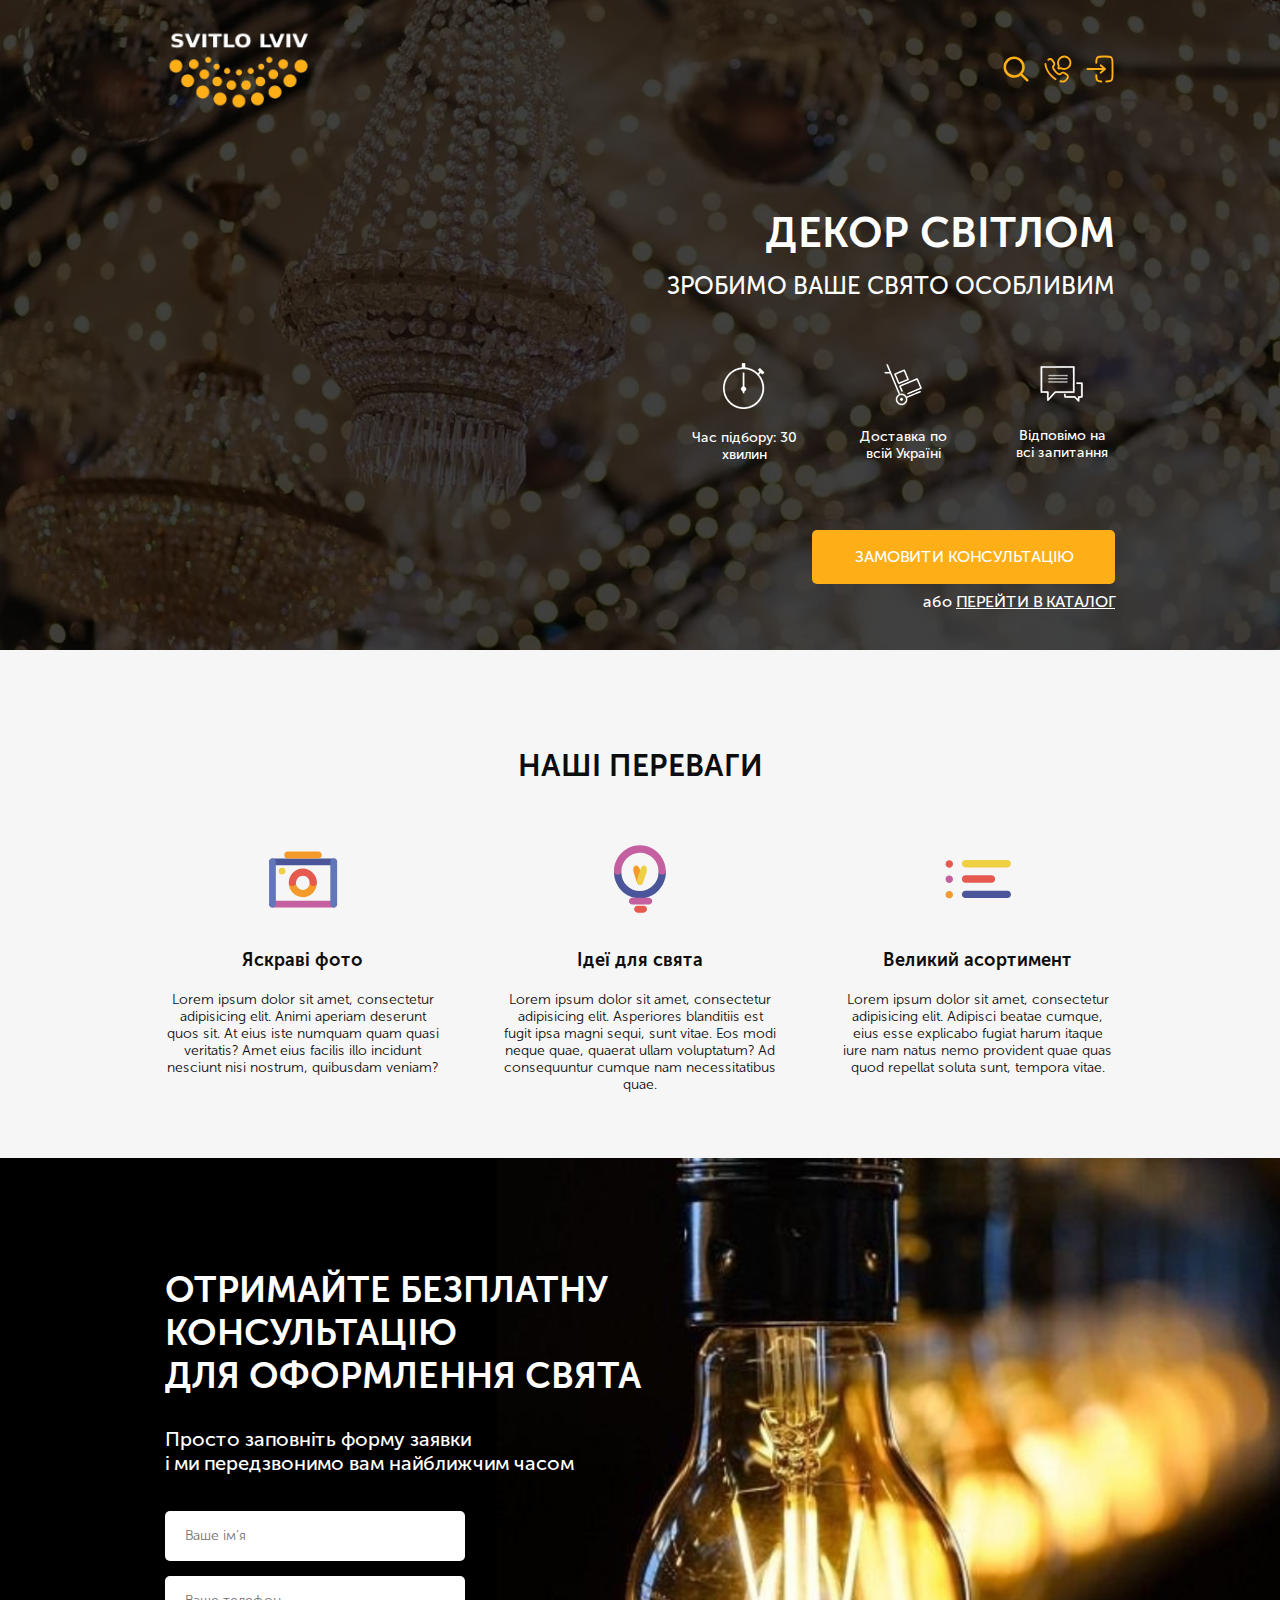
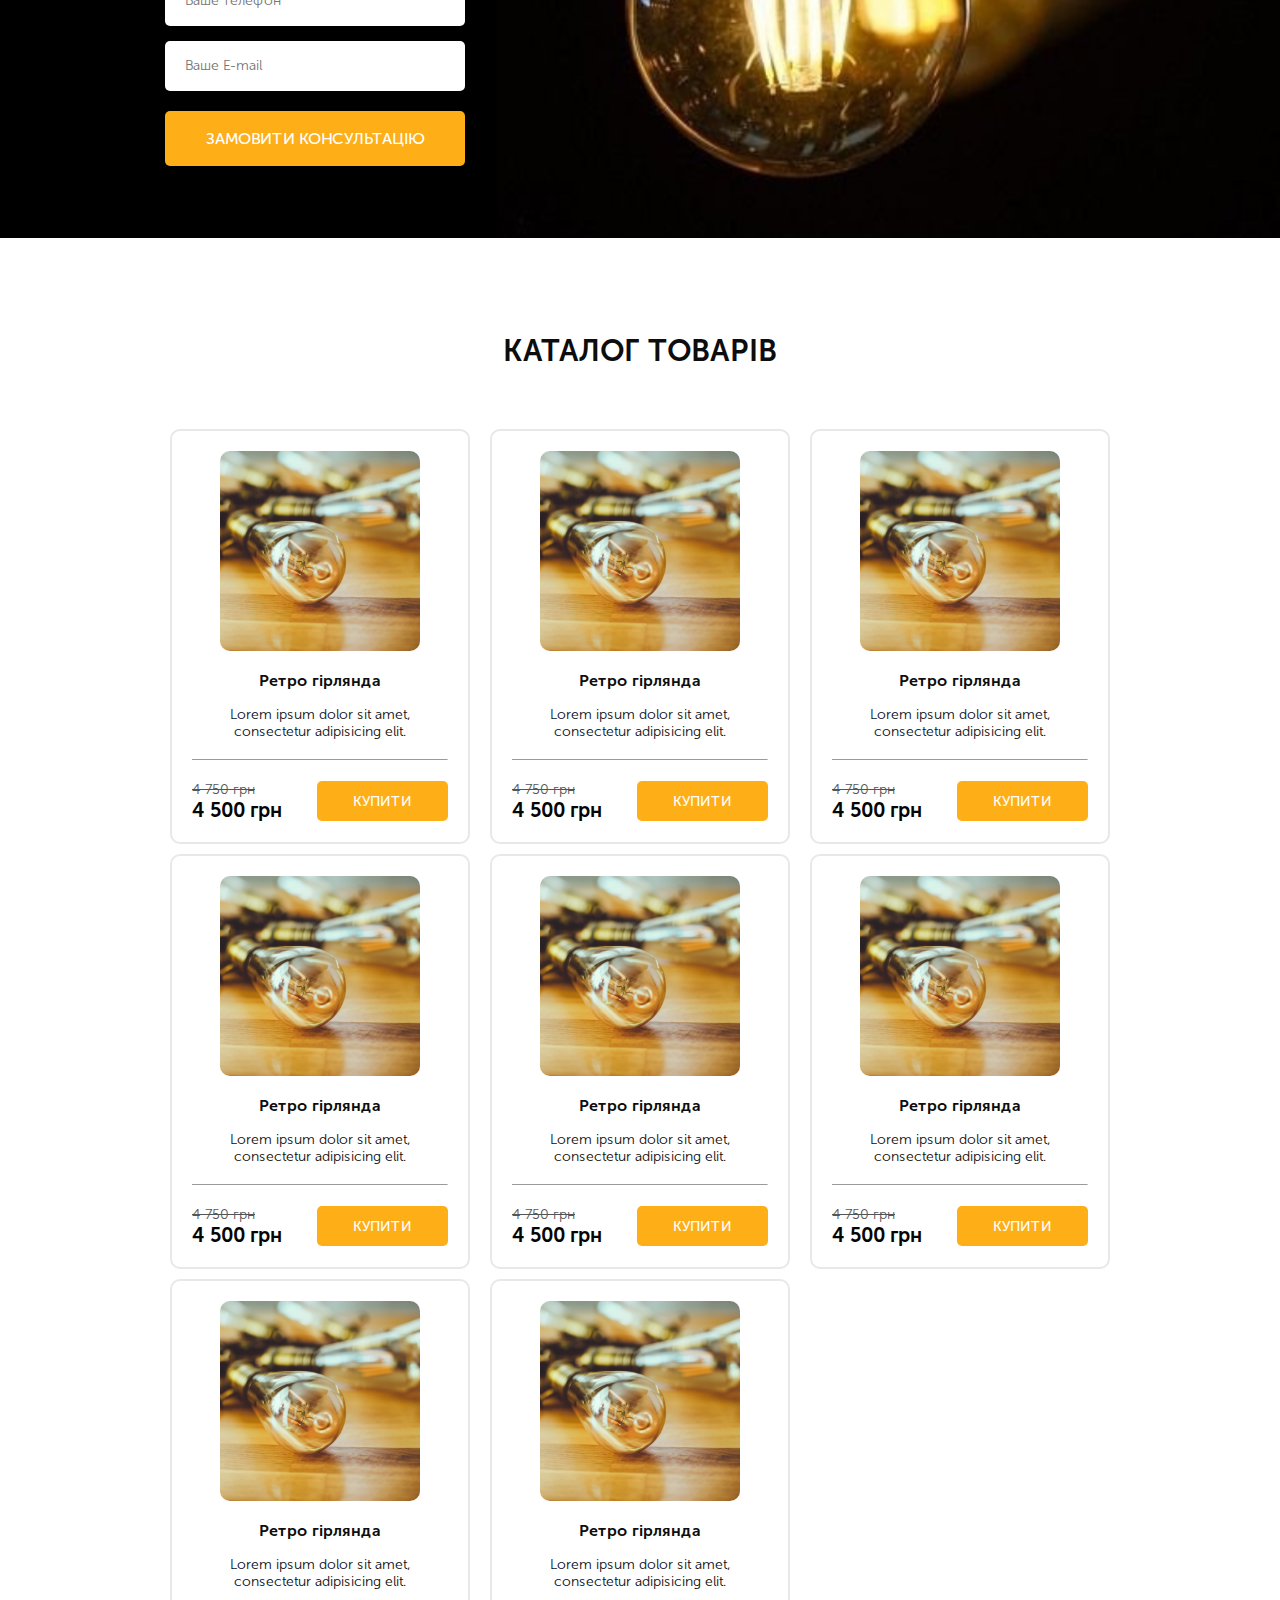
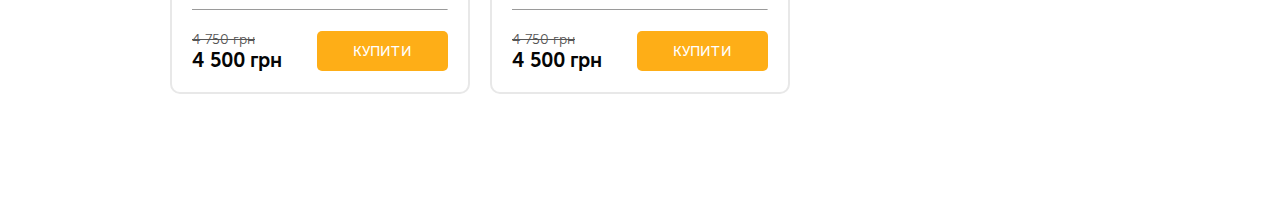
<file: src/index.html>
<!doctype html>
<html lang="en">
<head>
    <meta charset="UTF-8">
    <meta name="viewport" content="width=device-width, initial-scale=1.0">
    <meta http-equiv="X-UA-Compatible" content="ie=edge">
    <title>Svitlo Lviv</title>

    <link rel="icon" type="image/png" sizes="32x32" href="img/favicon/favicon-32x32.png">
    <link rel="stylesheet" href="sass/style.css">

</head>
<body>

<section class="promo">
    <div class="container">
        <header class="header">
            <a href="#" class="header__logo">
                <img src="img/promo/logo5.png" alt="logo">
            </a>

            <div>
                <a href="#catalog" class="header__link">
                    <img src="img/promo/search.svg" alt="search">
                </a>
                <a href="tel:+380938082105" class="header__link">
                    <img src="img/promo/call.svg" alt="call">
                </a>
                <a href="sign_in.html" class="header__link">
                    <img src="img/promo/login.svg" alt="login">
                </a>
            </div>

        </header>
        <div class="promo__wrapper">
            <h1 class="promo__header">Декор світлом</h1>
            <h2 class="promo__subheader">Зробимо ваше свято особливим</h2>

            <div class="promo__icons">
                <div class="promo__icon">
                    <img src="img/promo/1.png" alt="1">
                    Час підбору: 30 хвилин
                </div>
                <div class="promo__icon">
                    <img src="img/promo/2.png" alt="2">
                    Доставка по всій Україні
                </div>
                <div class="promo__icon">
                    <img src="img/promo/3.png" alt="3">
                    Відповімо на всі запитання
                </div>
            </div>

            <button class="button button_main">
                Замовити консультацію
            </button>

            <div class="promo__link">
                або
                <a href="#catalog">перейти в каталог</a>
            </div>

        </div>
    </div>
</section>


<section class="advantages">
    <div class="container">
        <h2 class="title">
            Наші переваги
        </h2>
        <div class="advantages__wrapper">
            <div class="advantages__item">
                <img src="img/advantages/1.svg" alt="icon">
                <div class="advantages__title">
                    Яскраві фото
                </div>
                <div class="advantages__description">
                    Lorem ipsum dolor sit amet, consectetur adipisicing elit. Animi aperiam deserunt quos sit. At eius
                    iste numquam quam quasi veritatis? Amet eius facilis illo incidunt nesciunt nisi nostrum, quibusdam
                    veniam?
                </div>
            </div>
            <div class="advantages__item">
                <img src="img/advantages/2.svg" alt="icon">
                <div class="advantages__title">
                    Ідеї для свята
                </div>
                <div class="advantages__description">
                    Lorem ipsum dolor sit amet, consectetur adipisicing elit. Asperiores blanditiis est fugit ipsa magni
                    sequi, sunt vitae. Eos modi neque quae, quaerat ullam voluptatum? Ad consequuntur cumque nam
                    necessitatibus quae.
                </div>
            </div>
            <div class="advantages__item">
                <img src="img/advantages/3.svg" alt="icon">
                <div class="advantages__title">
                    Великий асортимент
                </div>
                <div class="advantages__description">
                    Lorem ipsum dolor sit amet, consectetur adipisicing elit. Adipisci beatae cumque, eius esse
                    explicabo fugiat harum itaque iure nam natus nemo provident quae quas quod repellat soluta sunt,
                    tempora vitae.
                </div>
            </div>
        </div>
    </div>
</section>

<section class="consultation" id="consultation">
    <div class="container">
        <h2 class="consultation__title">
            Отримайте безплатну <br>
            консультацію <br>
            для оформлення свята
        </h2>

        <div class="consultation__description">
            Просто заповніть форму заявки <br>
            і ми передзвонимо вам найближчим часом
        </div>

        <form class="feed-form" action="#">
            <input name="name" required placeholder="Ваше ім'я" type="text">
            <input name="phone" required placeholder="Ваше телефон" type="number">
            <input name="email" required placeholder="Ваше E-mail" type="text">
            <button class="button button_submit">замовити консультацію</button>
        </form>

    </div>
</section>

<section class="catalog" id="catalog">
    <div class="container">
        <h2 class="title">Каталог товарів</h2>

        <div class="catalog__content">

            <div class="catalog-item">
                <div class="catalog-item__wrapper">
                    <div class="catalog-item__content">
                        <img src="img/catalog/3.jpg" alt="pulsometr" class="catalog-item__img">
                        <div class="catalog-item__subtitle">
                            Ретро гірлянда
                        </div>
                        <div class="catalog-item__descr">
                            Lorem ipsum dolor sit amet, consectetur adipisicing elit.
                        </div>
                    </div>
                </div>
                <hr>

                <div class="catalog-item__footer">
                    <div class="catalog-item__prices">
                        <div class="catalog-item__old-price">
                            4 750 грн
                        </div>
                        <div class="catalog-item__price">
                            4 500 грн
                        </div>
                    </div>
                    <button class="button button_mini">купити</button>
                </div>
            </div>

            <div class="catalog-item">
                <div class="catalog-item__wrapper">
                    <div class="catalog-item__content">
                        <img src="img/catalog/3.jpg" alt="pulsometr" class="catalog-item__img">
                        <div class="catalog-item__subtitle">
                            Ретро гірлянда
                        </div>
                        <div class="catalog-item__descr">
                            Lorem ipsum dolor sit amet, consectetur adipisicing elit.
                        </div>
                    </div>
                </div>
                <hr>

                <div class="catalog-item__footer">
                    <div class="catalog-item__prices">
                        <div class="catalog-item__old-price">
                            4 750 грн
                        </div>
                        <div class="catalog-item__price">
                            4 500 грн
                        </div>
                    </div>
                    <button class="button button_mini">купити</button>
                </div>
            </div>

            <div class="catalog-item">
                <div class="catalog-item__wrapper">
                    <div class="catalog-item__content">
                        <img src="img/catalog/3.jpg" alt="pulsometr" class="catalog-item__img">
                        <div class="catalog-item__subtitle">
                            Ретро гірлянда
                        </div>
                        <div class="catalog-item__descr">
                            Lorem ipsum dolor sit amet, consectetur adipisicing elit.
                        </div>
                    </div>
                </div>
                <hr>

                <div class="catalog-item__footer">
                    <div class="catalog-item__prices">
                        <div class="catalog-item__old-price">
                            4 750 грн
                        </div>
                        <div class="catalog-item__price">
                            4 500 грн
                        </div>
                    </div>
                    <button class="button button_mini">купити</button>
                </div>
            </div>

            <div class="catalog-item">
                <div class="catalog-item__wrapper">
                    <div class="catalog-item__content">
                        <img src="img/catalog/3.jpg" alt="pulsometr" class="catalog-item__img">
                        <div class="catalog-item__subtitle">
                            Ретро гірлянда
                        </div>
                        <div class="catalog-item__descr">
                            Lorem ipsum dolor sit amet, consectetur adipisicing elit.
                        </div>
                    </div>
                </div>
                <hr>

                <div class="catalog-item__footer">
                    <div class="catalog-item__prices">
                        <div class="catalog-item__old-price">
                            4 750 грн
                        </div>
                        <div class="catalog-item__price">
                            4 500 грн
                        </div>
                    </div>
                    <button class="button button_mini">купити</button>
                </div>
            </div>


            <div class="catalog-item">
                <div class="catalog-item__wrapper">
                    <div class="catalog-item__content">
                        <img src="img/catalog/3.jpg" alt="pulsometr" class="catalog-item__img">
                        <div class="catalog-item__subtitle">
                            Ретро гірлянда
                        </div>
                        <div class="catalog-item__descr">
                            Lorem ipsum dolor sit amet, consectetur adipisicing elit.
                        </div>
                    </div>
                </div>
                <hr>

                <div class="catalog-item__footer">
                    <div class="catalog-item__prices">
                        <div class="catalog-item__old-price">
                            4 750 грн
                        </div>
                        <div class="catalog-item__price">
                            4 500 грн
                        </div>
                    </div>
                    <button class="button button_mini">купити</button>
                </div>
            </div>


            <div class="catalog-item">
                <div class="catalog-item__wrapper">
                    <div class="catalog-item__content">
                        <img src="img/catalog/3.jpg" alt="pulsometr" class="catalog-item__img">
                        <div class="catalog-item__subtitle">
                            Ретро гірлянда
                        </div>
                        <div class="catalog-item__descr">
                            Lorem ipsum dolor sit amet, consectetur adipisicing elit.
                        </div>
                    </div>
                </div>
                <hr>

                <div class="catalog-item__footer">
                    <div class="catalog-item__prices">
                        <div class="catalog-item__old-price">
                            4 750 грн
                        </div>
                        <div class="catalog-item__price">
                            4 500 грн
                        </div>
                    </div>
                    <button class="button button_mini">купити</button>
                </div>
            </div>

            <div class="catalog-item">
                <div class="catalog-item__wrapper">
                    <div class="catalog-item__content">
                        <img src="img/catalog/3.jpg" alt="pulsometr" class="catalog-item__img">
                        <div class="catalog-item__subtitle">
                            Ретро гірлянда
                        </div>
                        <div class="catalog-item__descr">
                            Lorem ipsum dolor sit amet, consectetur adipisicing elit.
                        </div>
                    </div>
                </div>
                <hr>

                <div class="catalog-item__footer">
                    <div class="catalog-item__prices">
                        <div class="catalog-item__old-price">
                            4 750 грн
                        </div>
                        <div class="catalog-item__price">
                            4 500 грн
                        </div>
                    </div>
                    <button class="button button_mini">купити</button>
                </div>
            </div>

            <div class="catalog-item">
                <div class="catalog-item__wrapper">
                    <div class="catalog-item__content">
                        <img src="img/catalog/3.jpg" alt="pulsometr" class="catalog-item__img">
                        <div class="catalog-item__subtitle">
                            Ретро гірлянда
                        </div>
                        <div class="catalog-item__descr">
                            Lorem ipsum dolor sit amet, consectetur adipisicing elit.
                        </div>
                    </div>
                </div>
                <hr>

                <div class="catalog-item__footer">
                    <div class="catalog-item__prices">
                        <div class="catalog-item__old-price">
                            4 750 грн
                        </div>
                        <div class="catalog-item__price">
                            4 500 грн
                        </div>
                    </div>
                    <button class="button button_mini">купити</button>
                </div>
            </div>

        </div>
    </div>
</section>

</body>
</html>
</file>
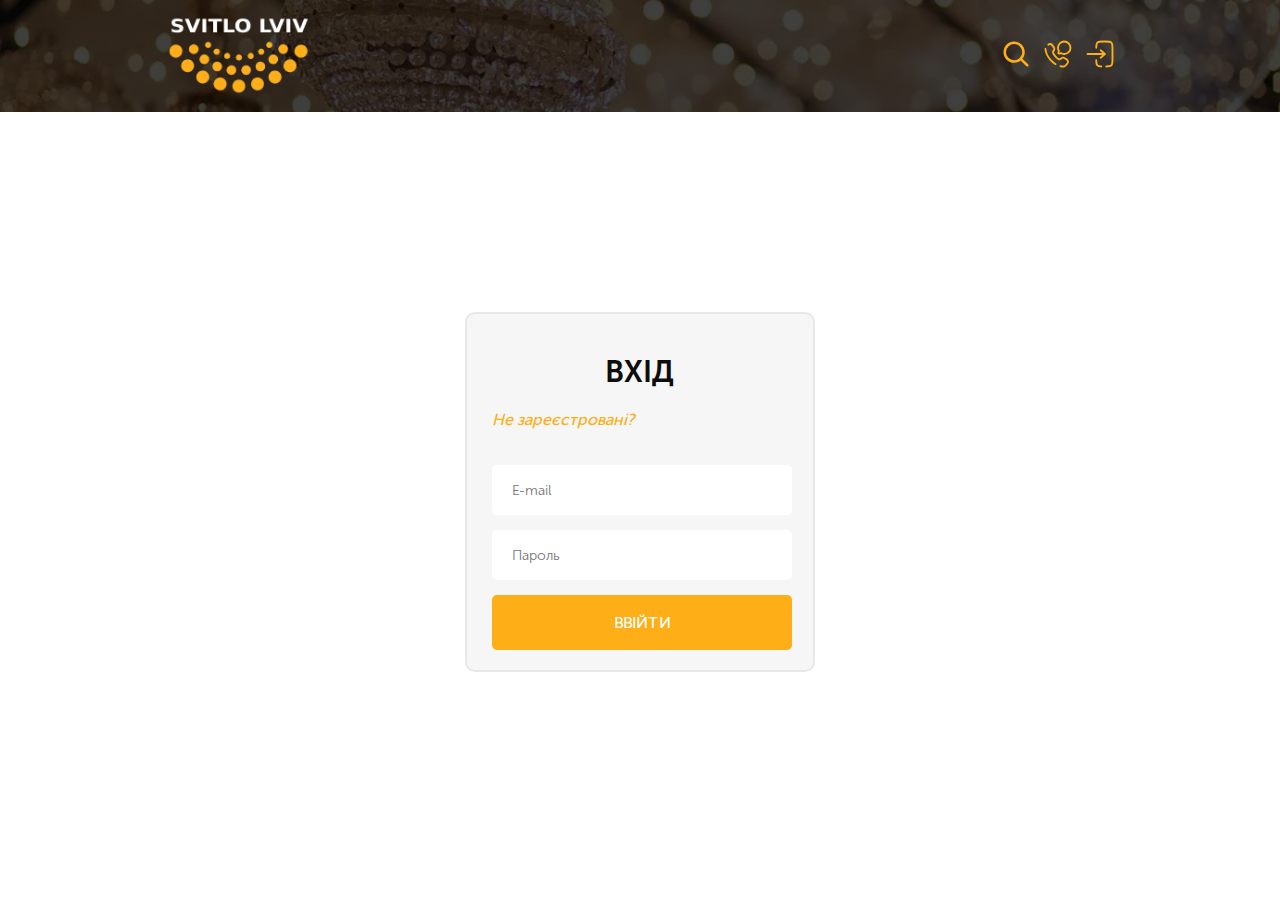
<file: src/sign_in.html>
<!DOCTYPE html>
<html lang="en">
<head>
    <meta charset="UTF-8">
    <meta name="viewport" content="width=device-width, initial-scale=1.0">
    <meta http-equiv="X-UA-Compatible" content="ie=edge">
    <title>Sign in</title>

    <link rel="icon" type="image/png" sizes="32x32" href="img/favicon/favicon-32x32.png">
    <link rel="stylesheet" href="sass/style.css">
</head>
<body>

<section class="small_navbar">
    <div class="container">
        <header class="navbar">
            <a href="index.html" class="navbar__logo">
                <img src="img/promo/logo5.png" alt="logo">
            </a>

            <div>
                <a href="index.html#catalog" class="navbar__link">
                    <img src="img/promo/search.svg" alt="search">
                </a>
                <a href="tel:+380938082105" class="navbar__link">
                    <img src="img/promo/call.svg" alt="call">
                </a>
                <a href="sign_in.html" class="navbar__link">
                    <img src="img/promo/login.svg" alt="login">
                </a>
            </div>

        </header>
    </div>
</section>

<section class="sign_in">
    <div class="login">
        <h1 class="title">Вхід</h1>
        <a href="sign_up.html" class="login__link">Не зареєстровані?</a>
        <form class="feed-form" action="#">
            <input name="email" required placeholder="E-mail" type="text">
            <input name="password" required placeholder="Пароль" type="text">
            <button class="button button_submit">Ввійти</button>
        </form>
    </div>
</section>

</body>
</html>
</file>
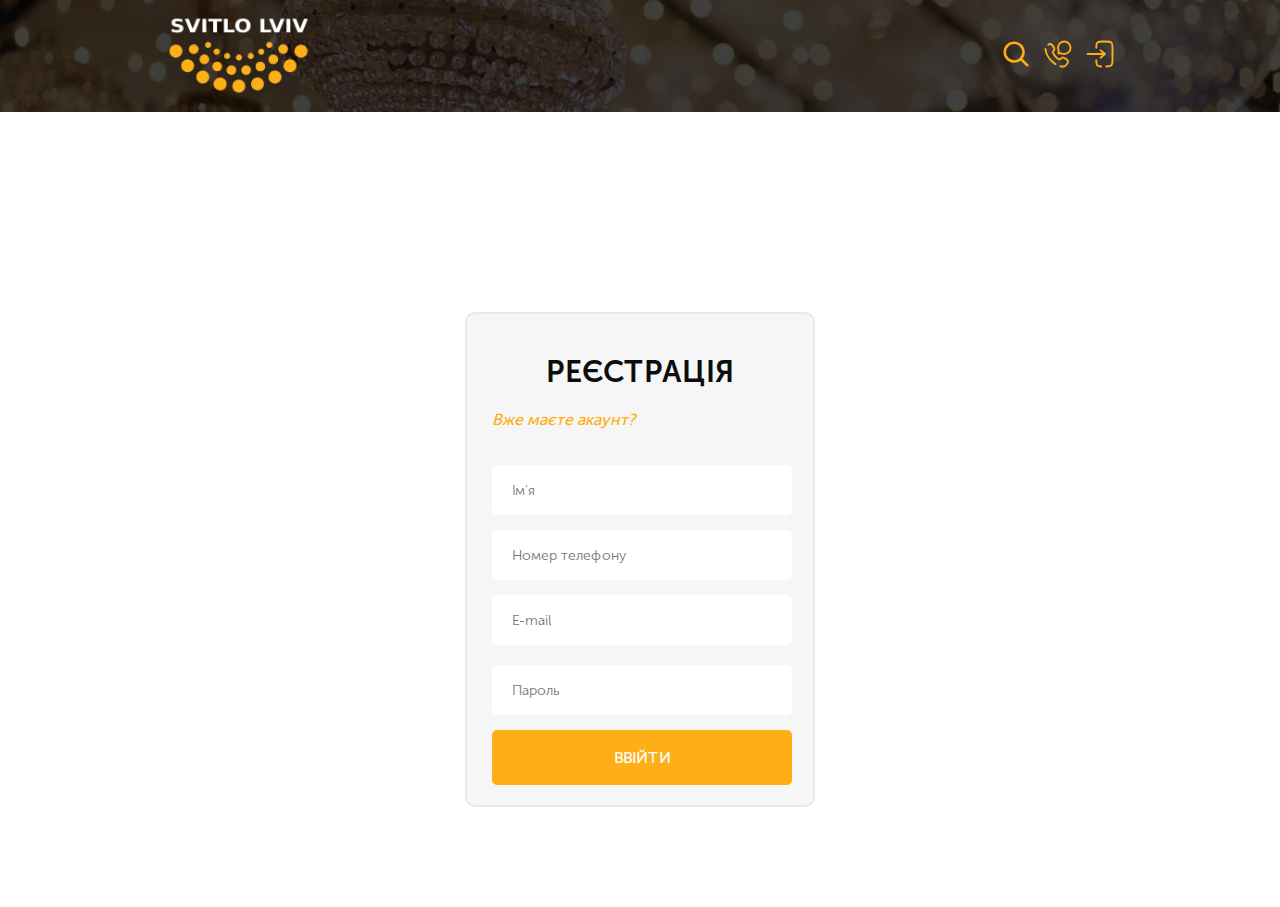
<file: src/sign_up.html>
<!DOCTYPE html>
<html lang="en">
<head>
    <meta charset="UTF-8">
    <meta name="viewport" content="width=device-width, initial-scale=1.0">
    <meta http-equiv="X-UA-Compatible" content="ie=edge">
    <title>Sign in</title>

    <link rel="icon" type="image/png" sizes="32x32" href="img/favicon/favicon-32x32.png">
    <link rel="stylesheet" href="sass/style.css">
</head>
<body>

<section class="small_navbar">
    <div class="container">
        <header class="navbar">
            <a href="index.html" class="navbar__logo">
                <img src="img/promo/logo5.png" alt="logo">
            </a>

            <div>
                <a href="index.html#catalog" class="navbar__link">
                    <img src="img/promo/search.svg" alt="search">
                </a>
                <a href="tel:+380938082105" class="navbar__link">
                    <img src="img/promo/call.svg" alt="call">
                </a>
                <a href="sign_in.html" class="navbar__link">
                    <img src="img/promo/login.svg" alt="login">
                </a>
            </div>

        </header>
    </div>
</section>

<section class="sign_up">
    <div class="registration">
        <h1 class="title">Реєстрація</h1>
        <a href="sign_in.html" class="registration__link">Вже маєте акаунт?</a>
        <form class="feed-form" action="#">
            <input name="name" required placeholder="Ім'я" type="text">
            <input name="phone" required placeholder="Номер телефону" type="number">
            <input name="email" required placeholder="E-mail" type="text">
            <input name="password" required placeholder="Пароль" type="text">
            <button class="button button_submit">Ввійти</button>
        </form>
    </div>
</section>

</body>
</html>
</file>
<file: src/sass/style.css>
@font-face {
  font-family: "Museo Sans Cyrl";
  src: local("MuseoSansCyrl-500"), url("../fonts/MuseoSansCyrl-500.woff2") format("woff2"), url("../fonts/MuseoSansCyrl-500.woff") format("woff");
  font-weight: normal;
  font-style: normal;
}
@font-face {
  font-family: "Museo Sans Cyrl";
  src: local("MuseoSansCyrl-300"), url("../fonts/MuseoSansCyrl-300.woff2") format("woff2"), url("../fonts/MuseoSansCyrl-300.woff") format("woff");
  font-weight: 300;
  font-style: normal;
}
@font-face {
  font-family: "Museo Sans Cyrl";
  src: local("MuseoSansCyrl-700"), url("../fonts/MuseoSansCyrl-700.woff2") format("woff2"), url("../fonts/MuseoSansCyrl-700.woff") format("woff");
  font-weight: 700;
  font-style: normal;
}
body {
  margin: 0 auto;
}

.container {
  max-width: 950px;
  margin: 0 auto;
}

* {
  box-sizing: border-box;
  font-family: "Museo Sans Cyrl", sans-serif;
}

.button {
  width: 150px;
  height: 30px;
  border-radius: 5px;
  background-color: #feae17;
  border: none;
  color: #ffffff;
  font-size: 12px;
  font-weight: 500;
  text-transform: uppercase;
}
.button_main {
  margin-top: 67px;
  font-size: 16px;
  width: 303px;
  height: 54px;
}
.button_submit {
  width: 100%;
  height: 55px;
  font-size: 16px;
  color: #fff;
}
.button_mini {
  width: 131px;
  height: 40px;
  font-size: 14px;
}

.title {
  color: #0d0d0d;
  font-size: 30px;
  font-weight: 700;
  text-align: center;
  text-transform: uppercase;
}
.title_left {
  color: #fff;
  font-size: 36px;
  text-align: left;
}

.feed-form {
  margin-top: 36px;
  display: flex;
  flex-direction: column;
  width: 300px;
}
.feed-form input {
  height: 50px;
  border-radius: 5px;
  background-color: #fff;
  margin-bottom: 15px;
  border: none;
  padding: 0 20px;
  color: #4b4b4b;
  font-size: 14px;
  font-weight: 300;
}
.feed-form input:nth-child(3) {
  margin-bottom: 20px;
}

.promo {
  max-height: 650px;
  padding: 21px 0 93px 0;
  background: url("../img/promo/4.png") center center/cover no-repeat;
}
.promo__wrapper {
  margin-top: 91px;
  display: flex;
  flex-direction: column;
  align-items: flex-end;
}
.promo__header {
  color: #fff;
  font-size: 42px;
  line-height: 42px;
  font-weight: 700;
  margin: 0;
  text-transform: uppercase;
}
.promo__subheader {
  color: #fff;
  line-height: 24px;
  font-size: 24px;
  font-weight: 500;
  text-transform: uppercase;
}
.promo__icons {
  margin-top: 45px;
  display: flex;
  justify-content: space-between;
  align-items: center;
  width: 424px;
}
.promo__icon {
  width: 106px;
  color: #fff;
  font-size: 14px;
  font-weight: 500;
  text-align: center;
}
.promo__icon img {
  display: block;
  margin: 0 auto 20px;
}
.promo__link {
  margin-top: 8px;
  color: #fff;
  font-size: 16px;
  font-weight: 500;
}
.promo__link a {
  color: #fff;
  text-transform: uppercase;
}

.header {
  height: 100px;
  display: flex;
  justify-content: space-between;
  align-items: center;
}
.header__logo {
  width: 150px;
}
.header__logo img {
  width: 100%;
}
.header__link {
  cursor: pointer;
  margin-left: 8px;
  transition: all ease-in-out 1s;
  text-decoration: none;
}
.header__link img {
  width: 30px;
}
.header__link img:hover {
  transform: translateY(-2px);
}

.advantages {
  padding: 73px 0 65px 0;
  background-color: #f6f6f6;
}
.advantages__wrapper {
  margin-top: 60px;
  display: flex;
  justify-content: space-between;
  align-items: flex-start;
}
.advantages__item {
  width: 275px;
  margin-right: 50px;
}
.advantages__item img {
  margin: 0 auto;
  display: block;
  width: 70px;
}
.advantages__item:nth-child(3n) {
  margin-right: 0;
}
.advantages__title {
  margin-top: 35px;
  color: #0D0D0D;
  font-size: 18px;
  font-weight: 700;
  text-align: center;
}
.advantages__description {
  margin-top: 20px;
  color: #0D0D0D;
  font-size: 14px;
  font-weight: 300;
  text-align: center;
}

.consultation {
  max-height: 680px;
  padding: 80px 0 80px 0;
  background: url("../img/consultation/3.png") center center/cover no-repeat;
}
.consultation__title {
  font-weight: 700;
  text-transform: uppercase;
  color: #ffffff;
  font-size: 36px;
  text-align: left;
}
.consultation__description {
  color: #ffffff;
  font-size: 20px;
  font-weight: 500;
}

.catalog {
  padding: 70px 0 103px;
}
.catalog__content {
  margin-top: 60px;
  display: grid;
  grid-template-columns: repeat(3, 1fr);
  justify-content: space-around;
  gap: 10px;
}
.catalog-item {
  margin: 0 auto;
  padding: 20px 20px 20px 20px;
  width: 300px;
  min-height: 300px;
  border: 2px solid #e8e8e8;
  border-radius: 10px;
  box-sizing: border-box;
  cursor: pointer;
  transition: all ease-in-out 0.2s;
}
.catalog-item:hover {
  transform: translateY(-3px);
}
.catalog-item__img {
  display: block;
  margin: 0 auto;
  max-width: 100%;
  height: 200px;
  border-radius: 10px;
}
.catalog-item__subtitle {
  margin-top: 20px;
  font-size: 16px;
  font-weight: 700;
  color: #0d0d0d;
  text-align: center;
}
.catalog-item__descr {
  margin-top: 16px;
  color: #0D0D0D;
  font-size: 14px;
  font-weight: 300;
  text-align: center;
}
.catalog-item hr {
  background-color: #e8e8e8;
  margin-top: 19px;
  margin-bottom: 21px;
  border-bottom: none;
}
.catalog-item__footer {
  display: flex;
  justify-content: space-between;
  align-items: center;
}
.catalog-item__old-price {
  text-decoration: line-through;
  font-weight: 300;
  font-size: 14px;
  color: #555555;
}
.catalog-item__price {
  color: #050505;
  font-size: 20px;
  font-weight: 700;
}

.small_navbar {
  padding: 12px 0 12px 0;
  background: url("../img/promo/4.png") center center/cover no-repeat;
}

.navbar {
  display: flex;
  justify-content: space-between;
  align-items: center;
}
.navbar__logo {
  width: 150px;
}
.navbar__logo img {
  width: 100%;
}
.navbar__link {
  cursor: pointer;
  margin-left: 8px;
  transition: all ease-in-out 1s;
  text-decoration: none;
}
.navbar__link img {
  width: 30px;
}
.navbar__link img:hover {
  transform: translateY(-2px);
}

.sign_in {
  padding: 200px 0 100px;
  margin: 0 auto;
}

.login {
  background-color: #f6f6f6;
  padding: 20px 25px 20px 25px;
  min-height: 300px;
  width: 350px;
  margin: 0 auto;
  border: 2px solid #e8e8e8;
  border-radius: 10px;
}
.login__link {
  text-decoration: none;
  color: #feae17;
  font-style: italic;
}

.sign_up {
  padding: 200px 0 100px;
  margin: 0 auto;
}

.registration {
  background-color: #f6f6f6;
  padding: 20px 25px 20px 25px;
  min-height: 300px;
  width: 350px;
  margin: 0 auto;
  border: 2px solid #e8e8e8;
  border-radius: 10px;
}
.registration__link {
  text-decoration: none;
  color: #feae17;
  font-style: italic;
}

@media (max-width: 428px) {
  .advantages__item {
    width: 200px;
  }
}
@media (max-width: 991px) {
  .advantages__item {
    width: 250px;
  }
}
@media (max-width: 940px) {
  .catalog__content {
    grid-template-columns: repeat(2, 1fr);
  }
}
@media (max-width: 626px) {
  .catalog__content {
    grid-template-columns: repeat(1, 1fr);
  }
}
@media (max-width: 767px) {
  .advantages__item {
    width: 200px;
  }
}
@media (max-width: 502px) {
  .consultation__title {
    font-size: 30px;
  }
}
@media (max-width: 419px) {
  .consultation__title {
    font-size: 25px;
  }
  .consultation__description {
    font-size: 15px;
  }
}
@media (max-width: 575px) {
  .advantages__wrapper {
    flex-direction: column;
    align-items: center;
  }
  .advantages__item {
    margin-top: 50px;
    margin-right: 0;
    width: 270px;
  }
  .advantages__item:nth-child(1) {
    margin-top: 0;
  }
  .advantages__title {
    margin-top: 10px;
  }
}

/*# sourceMappingURL=style.css.map */
</file>
